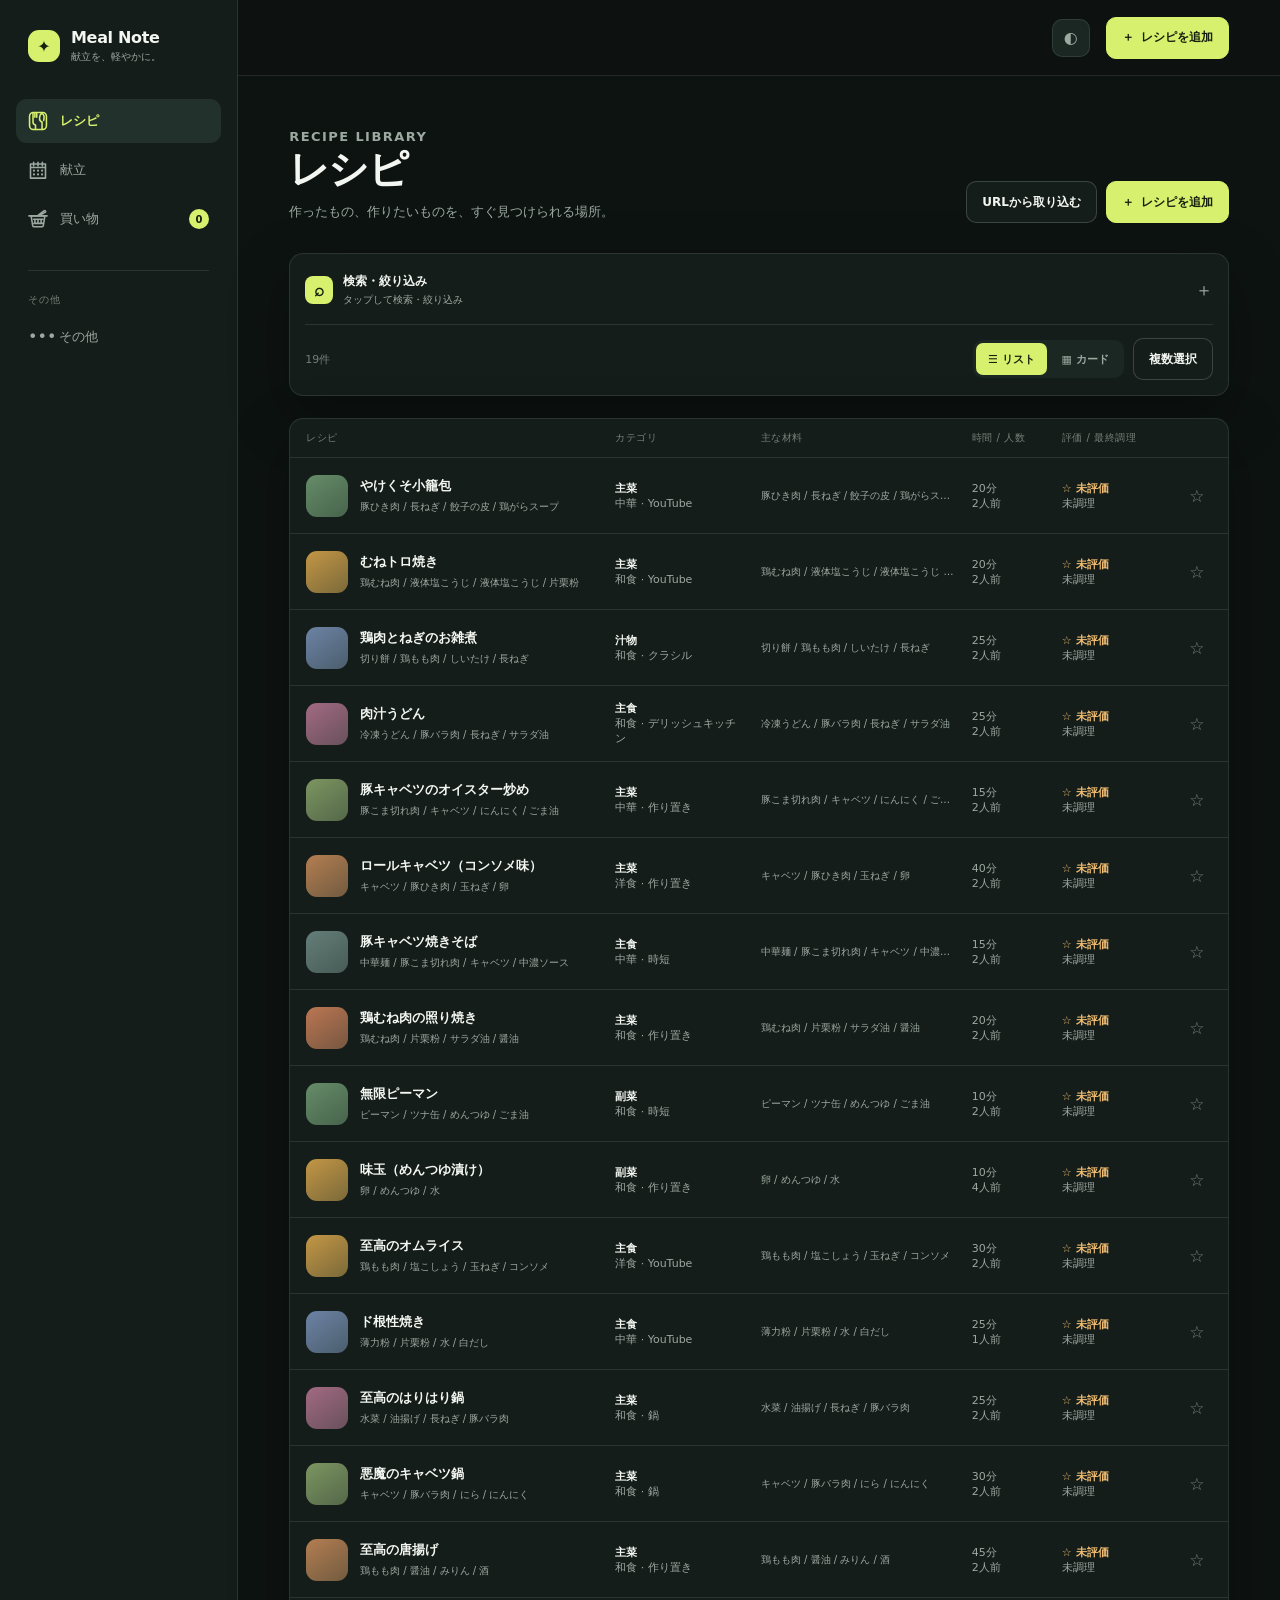
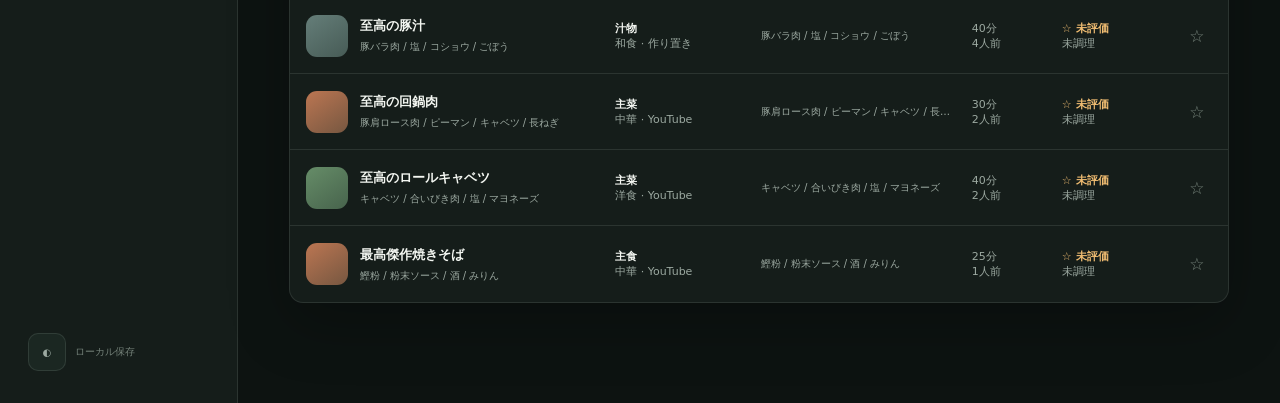
<file: index.html>
<!doctype html>
<html lang="ja">
  <head>
    <meta charset="UTF-8" />
    <meta name="viewport" content="width=device-width, initial-scale=1, viewport-fit=cover" />
    <meta name="theme-color" content="#203b6c" />
    <meta name="description" content="献立・レシピ・買い物・調理をひとつにつなぐ個人用アプリ" />
    <meta name="robots" content="noindex, nofollow" />
    <link rel="manifest" href="manifest.webmanifest" />
    <link rel="icon" href="app-icon-192.png" type="image/png" />
    <link rel="stylesheet" href="styles.css?v=21" />
    <script src="app-config.js"></script>
    <script src="https://accounts.google.com/gsi/client" async defer></script>
    <title>Meal Note</title>
  </head>
  <body>
    <svg class="icon-defs" aria-hidden="true" focusable="false">
      <symbol id="icon-recipe" viewBox="0 0 64 64">
        <rect x="5" y="5" width="54" height="54" rx="12" fill="none" stroke="currentColor" stroke-width="5" />
        <path d="M16 7v29c0 5 3 8 8 9v14M16 7v13M22 7v13M28 7v13" fill="none" stroke="currentColor" stroke-width="5" stroke-linecap="round" stroke-linejoin="round" />
        <path d="M45 8c-5 1-8 9-8 17 0 5 3 9 8 10v24M45 8c7 2 8 14 5 22" fill="none" stroke="currentColor" stroke-width="5" stroke-linecap="round" stroke-linejoin="round" />
      </symbol>
      <symbol id="icon-meal" viewBox="0 0 64 64">
        <path d="M8 13h48v45H8zM8 24h48" fill="none" stroke="currentColor" stroke-width="5" stroke-linejoin="round" />
        <path d="M18 7v12M32 7v12M46 7v12" fill="none" stroke="currentColor" stroke-width="5" stroke-linecap="round" />
        <circle cx="19" cy="34" r="3.5" fill="currentColor" /><circle cx="32" cy="34" r="3.5" fill="currentColor" /><circle cx="45" cy="34" r="3.5" fill="currentColor" />
        <circle cx="19" cy="46" r="3.5" fill="currentColor" /><circle cx="32" cy="46" r="3.5" fill="currentColor" /><circle cx="45" cy="46" r="3.5" fill="currentColor" />
      </symbol>
      <symbol id="icon-shopping" viewBox="0 0 64 64">
        <path d="M10 22h44l-5 31a5 5 0 0 1-5 4H20a5 5 0 0 1-5-4z" fill="none" stroke="currentColor" stroke-width="5" stroke-linejoin="round" />
        <path d="M3 22h58M30 22 51 6c3-2 7 1 5 4L35 22" fill="none" stroke="currentColor" stroke-width="5" stroke-linecap="round" stroke-linejoin="round" />
        <path d="M22 33v10M32 33v10M42 33v10M18 33h30M19 46h28" fill="none" stroke="currentColor" stroke-width="5" stroke-linecap="round" />
      </symbol>
    </svg>
    <div id="app" class="app-shell">
      <aside class="sidebar" aria-label="メインナビゲーション">
        <a class="brand" href="#/recipes" aria-label="Meal Note ホーム">
          <span class="brand-mark" aria-hidden="true">✦</span>
          <span><strong>Meal Note</strong><small>献立を、軽やかに。</small></span>
        </a>
        <nav class="primary-nav">
          <a href="#/recipes" data-nav-route="recipes"><svg class="nav-icon-svg" aria-hidden="true" focusable="false"><use href="#icon-recipe"></use></svg><span>レシピ</span></a>
          <a href="#/meal-plan" data-nav-route="meal-plan"><svg class="nav-icon-svg" aria-hidden="true" focusable="false"><use href="#icon-meal"></use></svg><span>献立</span></a>
          <a href="#/shopping" data-nav-route="shopping"><svg class="nav-icon-svg" aria-hidden="true" focusable="false"><use href="#icon-shopping"></use></svg><span>買い物</span><span class="nav-badge" id="shoppingBadge" hidden></span></a>
        </nav>
        <div class="nav-divider"></div>
        <div class="nav-section-label">その他</div>
        <nav class="secondary-nav">
          <a href="#/more" data-nav-route="more"><span class="nav-icon" aria-hidden="true">•••</span><span>その他</span></a>
        </nav>
        <div class="sidebar-footer">
          <button class="icon-button" type="button" data-action="toggle-theme" aria-label="テーマを切り替え" title="テーマを切り替え">◐</button>
          <span id="storageStatus">ローカル保存</span>
        </div>
      </aside>

      <main class="main-content">
        <header class="topbar">
          <div class="mobile-brand"><span class="brand-mark" aria-hidden="true">✦</span><strong>Meal Note</strong></div>
          <div class="topbar-spacer"></div>
          <button class="icon-button" type="button" data-action="toggle-theme" aria-label="テーマを切り替え" title="テーマを切り替え">◐</button>
          <a class="button button-primary topbar-add" href="#/recipes/new"><span aria-hidden="true">＋</span> レシピを追加</a>
        </header>
        <section id="view" class="view" aria-live="polite"></section>
      </main>

      <nav class="bottom-nav" aria-label="モバイルナビゲーション">
        <a href="#/recipes" data-nav-route="recipes"><svg class="nav-icon-svg" aria-hidden="true" focusable="false"><use href="#icon-recipe"></use></svg><span>レシピ</span></a>
        <a href="#/meal-plan" data-nav-route="meal-plan"><svg class="nav-icon-svg" aria-hidden="true" focusable="false"><use href="#icon-meal"></use></svg><span>献立</span></a>
        <a href="#/shopping" data-nav-route="shopping"><svg class="nav-icon-svg" aria-hidden="true" focusable="false"><use href="#icon-shopping"></use></svg><span>買い物</span><span class="nav-badge" id="shoppingBadgeMobile" hidden></span></a>
        <a href="#/more" data-nav-route="more"><span class="nav-icon" aria-hidden="true">•••</span><span>その他</span></a>
      </nav>
    </div>

    <dialog id="modal" class="modal" aria-labelledby="modalTitle"></dialog>
    <div id="toast" class="toast" role="status" aria-live="polite"></div>
    <script src="app.js?v=26"></script>
  </body>
</html>
</file>
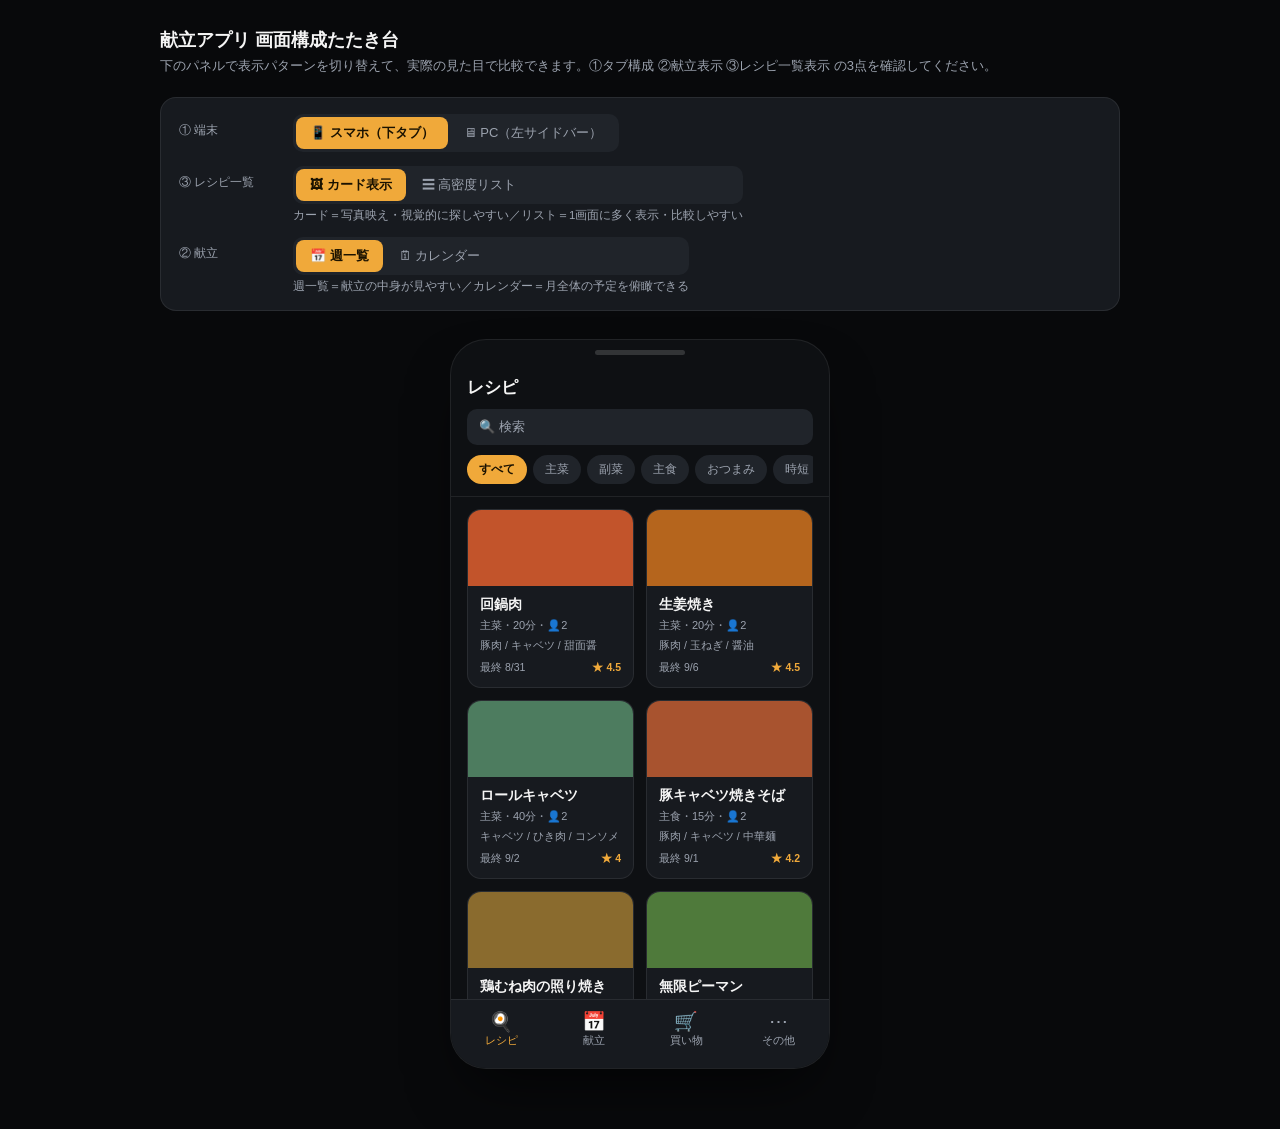
<file: meal_app_mockup.html>
<!DOCTYPE html>
<html lang="ja">
<head>
<meta charset="UTF-8">
<meta name="robots" content="noindex, nofollow">
<title>献立アプリ 画面構成たたき台</title>
<style>
  :root{
    --bg:#0E1013;
    --surface:#171A1F;
    --elevated:#20242A;
    --border:rgba(255,255,255,0.08);
    --text:#F5F5F5;
    --text-secondary:#9CA3AF;
    --accent:#F0A93A;
  }
  *{box-sizing:border-box;}
  body{
    margin:0;
    padding:28px 16px 60px;
    background:#08090b;
    font-family:"Hiragino Kaku Gothic ProN","Hiragino Sans","Noto Sans JP","Yu Gothic",sans-serif;
    color:var(--text);
  }
  .page-header{max-width:960px;margin:0 auto 20px;}
  .page-header h1{font-size:18px;margin:0 0 4px;}
  .page-header p{font-size:13px;color:var(--text-secondary);margin:0;line-height:1.6;}

  .control-panel{
    max-width:960px;margin:0 auto 28px;background:var(--surface);
    border:1px solid var(--border);border-radius:16px;padding:16px 18px;
    display:flex;flex-direction:column;gap:14px;
  }
  .control-row{display:flex;align-items:flex-start;gap:14px;flex-wrap:wrap;}
  .control-label{font-size:12px;color:var(--text-secondary);min-width:100px;padding-top:8px;}
  .control-main{display:flex;flex-direction:column;gap:4px;}
  .seg{display:inline-flex;background:var(--elevated);border-radius:10px;padding:3px;gap:2px;}
  .seg button{
    border:none;background:transparent;color:var(--text-secondary);font-size:13px;
    padding:7px 14px;border-radius:8px;cursor:pointer;font-family:inherit;
  }
  .seg button.active{background:var(--accent);color:#1a1200;font-weight:700;}
  .control-caption{font-size:11.5px;color:var(--text-secondary);}

  .frame-wrap{max-width:960px;margin:0 auto;display:flex;justify-content:center;}
  .app-frame{
    background:var(--bg);border:1px solid var(--border);overflow:hidden;
    box-shadow:0 30px 60px -20px rgba(0,0,0,.7);position:relative;
  }
  .app-frame.device-mobile{width:380px;height:730px;border-radius:36px;display:flex;flex-direction:column;}
  .app-frame.device-desktop{width:900px;height:600px;border-radius:16px;display:flex;flex-direction:row;}

  .notch{display:none;}
  .device-mobile .notch{
    display:block;position:absolute;top:10px;left:50%;transform:translateX(-50%);
    width:90px;height:5px;background:rgba(255,255,255,.15);border-radius:4px;z-index:5;
  }
  .device-mobile .app-content{padding-top:22px;}

  .app-nav{background:var(--surface);flex-shrink:0;}
  .device-mobile .app-nav{
    order:2;display:flex;flex-direction:row;border-top:1px solid var(--border);
    padding:8px 4px 16px;
  }
  .device-mobile .app-nav .nav-item{
    flex:1;display:flex;flex-direction:column;align-items:center;gap:3px;
    font-size:10.5px;color:var(--text-secondary);cursor:pointer;padding:4px 0;
  }
  .device-mobile .app-nav .nav-item .icon{font-size:19px;line-height:1;}
  .device-mobile .app-nav .nav-item.active{color:var(--accent);}
  .device-mobile .logo{display:none;}

  .device-desktop .app-nav{
    order:0;flex-direction:column;width:172px;border-right:1px solid var(--border);
    padding:20px 12px;gap:2px;
  }
  .device-desktop .logo{font-size:14px;font-weight:700;padding:0 10px 20px;}
  .device-desktop .app-nav .nav-item{
    flex-direction:row;justify-content:flex-start;align-items:center;gap:10px;
    font-size:13.5px;padding:10px 10px;border-radius:10px;color:var(--text-secondary);cursor:pointer;
  }
  .device-desktop .app-nav .nav-item.active{background:var(--elevated);color:var(--accent);}
  .device-desktop .app-nav .nav-item .icon{font-size:16px;width:18px;text-align:center;}

  .app-content{flex:1;display:flex;flex-direction:column;min-height:0;order:1;}
  .app-header{padding:14px 16px 10px;border-bottom:1px solid var(--border);flex-shrink:0;}
  .app-header h2{margin:0 0 10px;font-size:17px;font-weight:700;}
  .app-body{flex:1;overflow-y:auto;padding:12px 16px 24px;}

  .search-box{
    display:flex;align-items:center;gap:8px;background:var(--elevated);
    border-radius:10px;padding:9px 12px;font-size:13px;color:var(--text-secondary);margin-bottom:10px;
  }
  .chip-row{display:flex;gap:6px;overflow-x:auto;padding-bottom:2px;}
  .chip{
    flex-shrink:0;font-size:12px;padding:6px 12px;border-radius:999px;
    background:var(--elevated);color:var(--text-secondary);cursor:pointer;white-space:nowrap;
  }
  .chip.active{background:var(--accent);color:#1a1200;font-weight:700;}

  .recipe-grid{display:grid;grid-template-columns:repeat(2,1fr);gap:12px;}
  .device-desktop .recipe-grid{grid-template-columns:repeat(3,1fr);}
  .recipe-card{background:var(--surface);border:1px solid var(--border);border-radius:14px;overflow:hidden;}
  .recipe-card .photo{height:76px;}
  .recipe-card .body{padding:10px 12px 12px;}
  .recipe-card .title{font-size:13.5px;font-weight:700;margin-bottom:4px;}
  .recipe-card .meta{font-size:11px;color:var(--text-secondary);margin-bottom:6px;}
  .recipe-card .tags{
    font-size:10.5px;color:var(--text-secondary);margin-bottom:8px;
    overflow:hidden;text-overflow:ellipsis;white-space:nowrap;
  }
  .recipe-card .foot{display:flex;justify-content:space-between;font-size:10.5px;color:var(--text-secondary);}
  .recipe-card .rating{color:var(--accent);font-weight:700;}

  .recipe-list{display:flex;flex-direction:column;}
  .recipe-row{display:flex;align-items:center;gap:10px;padding:9px 2px;border-bottom:1px solid var(--border);}
  .recipe-row .swatch{width:30px;height:30px;border-radius:8px;flex-shrink:0;}
  .recipe-row .main{flex:1;min-width:0;}
  .recipe-row .r-title{font-size:13px;font-weight:700;display:flex;gap:6px;align-items:baseline;}
  .recipe-row .r-rating{font-size:10.5px;color:var(--accent);font-weight:400;}
  .recipe-row .r-meta{font-size:11px;color:var(--text-secondary);white-space:nowrap;overflow:hidden;text-overflow:ellipsis;}
  .recipe-row .r-servings{font-size:11px;color:var(--text-secondary);flex-shrink:0;}

  .week-nav{display:flex;align-items:center;justify-content:space-between;font-size:13px;color:var(--text-secondary);margin-bottom:8px;}
  .week-nav .arrow{cursor:pointer;font-size:15px;padding:2px 6px;}
  .day-block{padding:10px 0;border-bottom:1px solid var(--border);}
  .day-block.today .day-title{color:var(--accent);}
  .day-title{font-size:12.5px;font-weight:700;color:var(--text-secondary);margin-bottom:6px;}
  .day-title .date{font-weight:400;margin-left:4px;}
  .meal-slot-label{font-size:10.5px;color:var(--text-secondary);margin-bottom:4px;}
  .meal-chips{display:flex;flex-wrap:wrap;gap:6px;}
  .meal-chip{font-size:12px;background:var(--elevated);padding:6px 10px;border-radius:8px;}
  .meal-empty{font-size:12px;color:var(--text-secondary);opacity:.5;}

  .cal-nav{display:flex;align-items:center;justify-content:space-between;font-size:13px;color:var(--text-secondary);margin-bottom:8px;}
  .cal-nav .arrow{cursor:pointer;font-size:15px;padding:2px 6px;}
  .cal-weekdays{display:grid;grid-template-columns:repeat(7,1fr);font-size:10.5px;color:var(--text-secondary);text-align:center;margin-bottom:4px;}
  .cal-grid{display:grid;grid-template-columns:repeat(7,1fr);gap:4px;}
  .cal-cell{aspect-ratio:1/1;background:var(--surface);border:1px solid var(--border);border-radius:8px;padding:4px;font-size:9.5px;display:flex;flex-direction:column;gap:2px;overflow:hidden;}
  .cal-cell.empty{background:transparent;border:none;}
  .cal-cell.today{border:1.5px solid var(--accent);}
  .cal-cell .num{font-size:10px;color:var(--text-secondary);}
  .cal-cell.today .num{color:var(--accent);font-weight:700;}
  .cal-chip{font-size:8px;background:var(--elevated);border-radius:4px;padding:1px 3px;overflow:hidden;text-overflow:ellipsis;white-space:nowrap;}

  .shop-section{margin-bottom:14px;}
  .shop-section h4{font-size:11px;color:var(--text-secondary);letter-spacing:.03em;margin:0 0 6px;}
  .shop-item{display:flex;align-items:center;gap:8px;padding:6px 0;font-size:13px;border-bottom:1px solid var(--border);}
  .shop-item .qty{margin-left:auto;color:var(--text-secondary);font-size:12px;}

  .other-item{display:flex;justify-content:space-between;align-items:center;padding:13px 2px;border-bottom:1px solid var(--border);font-size:13.5px;cursor:pointer;}
  .other-item .chev{color:var(--text-secondary);}
</style>
</head>
<body>

  <div class="page-header">
    <h1>献立アプリ 画面構成たたき台</h1>
    <p>下のパネルで表示パターンを切り替えて、実際の見た目で比較できます。①タブ構成 ②献立表示 ③レシピ一覧表示 の3点を確認してください。</p>
  </div>

  <div class="control-panel">
    <div class="control-row">
      <div class="control-label">① 端末</div>
      <div class="control-main">
        <div class="seg">
          <button data-device="mobile" onclick="setDevice('mobile')">📱 スマホ（下タブ）</button>
          <button data-device="desktop" onclick="setDevice('desktop')">🖥 PC（左サイドバー）</button>
        </div>
      </div>
    </div>
    <div class="control-row">
      <div class="control-label">③ レシピ一覧</div>
      <div class="control-main">
        <div class="seg">
          <button data-recipeview="card" onclick="setRecipeView('card')">🖼 カード表示</button>
          <button data-recipeview="list" onclick="setRecipeView('list')">☰ 高密度リスト</button>
        </div>
        <div class="control-caption">カード＝写真映え・視覚的に探しやすい／リスト＝1画面に多く表示・比較しやすい</div>
      </div>
    </div>
    <div class="control-row">
      <div class="control-label">② 献立</div>
      <div class="control-main">
        <div class="seg">
          <button data-mealview="week" onclick="setMealView('week')">📅 週一覧</button>
          <button data-mealview="calendar" onclick="setMealView('calendar')">🗓 カレンダー</button>
        </div>
        <div class="control-caption">週一覧＝献立の中身が見やすい／カレンダー＝月全体の予定を俯瞰できる</div>
      </div>
    </div>
  </div>

  <div class="frame-wrap">
    <div class="app-frame device-mobile" id="appFrame">
      <div class="notch"></div>
      <nav class="app-nav" id="appNav">
        <div class="logo">献立アプリ</div>
        <div class="nav-item" data-tab="recipes" onclick="setTab('recipes')"><span class="icon">🍳</span><span>レシピ</span></div>
        <div class="nav-item" data-tab="meal" onclick="setTab('meal')"><span class="icon">📅</span><span>献立</span></div>
        <div class="nav-item" data-tab="shopping" onclick="setTab('shopping')"><span class="icon">🛒</span><span>買い物</span></div>
        <div class="nav-item" data-tab="other" onclick="setTab('other')"><span class="icon">⋯</span><span>その他</span></div>
      </nav>
      <div class="app-content">
        <div class="app-header" id="appHeader"></div>
        <div class="app-body" id="appBody"></div>
      </div>
    </div>
  </div>

<script>
const RECIPES = [
  {title:'回鍋肉', category:'主菜', genre:'中華', time:20, servings:2, rating:4.5, lastCooked:'8/31', tags:['豚肉','キャベツ','甜面醤'], color:'#c2542b'},
  {title:'生姜焼き', category:'主菜', genre:'和食', time:20, servings:2, rating:4.5, lastCooked:'9/6', tags:['豚肉','玉ねぎ','醤油'], color:'#b5651d'},
  {title:'ロールキャベツ', category:'主菜', genre:'洋食', time:40, servings:2, rating:4.0, lastCooked:'9/2', tags:['キャベツ','ひき肉','コンソメ'], color:'#4d7c5f'},
  {title:'豚キャベツ焼きそば', category:'主食', genre:'中華', time:15, servings:2, rating:4.2, lastCooked:'9/1', tags:['豚肉','キャベツ','中華麺'], color:'#a8532f'},
  {title:'鶏むね肉の照り焼き', category:'主菜', genre:'和食', time:20, servings:2, rating:4.3, lastCooked:'9/4', tags:['鶏むね肉','醤油','みりん'], color:'#8a6b2e'},
  {title:'無限ピーマン', category:'副菜', genre:'和食', time:10, servings:2, rating:4.0, lastCooked:'8/22', tags:['ピーマン','ツナ'], color:'#4f7a3b'},
  {title:'味玉', category:'副菜', genre:'和食', time:5, servings:4, rating:4.6, lastCooked:'8/15', tags:['卵','めんつゆ'], color:'#c99a2e'},
  {title:'ひじきの煮物', category:'副菜', genre:'和食', time:25, servings:4, rating:4.1, lastCooked:'8/12', tags:['ひじき','にんじん','油揚げ'], color:'#3d3d3d'},
];
const CATEGORIES = ['すべて','主菜','副菜','主食','おつまみ','時短'];

const WEEK = [
  {label:'月', date:'8/31', today:true, dinner:['回鍋肉']},
  {label:'火', date:'9/1', dinner:['豚キャベツ焼きそば']},
  {label:'水', date:'9/2', dinner:['ロールキャベツ','無限ピーマン']},
  {label:'木', date:'9/3', dinner:[]},
  {label:'金', date:'9/4', dinner:['鶏むね肉の照り焼き']},
  {label:'土', date:'9/5', dinner:[]},
  {label:'日', date:'9/6', dinner:['生姜焼き','味噌汁']},
];

const MEAL_DOTS = {10:'ロールキャベツ',12:'ひじきの煮物',15:'味玉',18:'照り焼き',20:'生姜焼き',22:'無限ピーマン',25:'焼きそば',31:'回鍋肉'};
const TODAY_DAY = 31;
function buildCalendar(){
  const leading = 6; // Aug 1, 2026 is Saturday
  const days = 31;
  const cells = [];
  for(let i=0;i<leading;i++) cells.push(null);
  for(let d=1;d<=days;d++) cells.push(d);
  while(cells.length % 7 !== 0) cells.push(null);
  return cells;
}
const CAL_CELLS = buildCalendar();

const state = {device:'mobile', tab:'recipes', recipeView:'card', mealView:'week', category:'すべて'};

function setDevice(d){ state.device = d; render(); }
function setTab(t){ state.tab = t; render(); }
function setRecipeView(v){ state.recipeView = v; state.tab='recipes'; render(); }
function setMealView(v){ state.mealView = v; state.tab='meal'; render(); }
function setCategory(c){ state.category = c; render(); }

function filteredRecipes(){
  if(state.category==='すべて') return RECIPES;
  if(state.category==='時短') return RECIPES.filter(r=>r.time<=15);
  return RECIPES.filter(r=>r.category===state.category);
}

function renderHeader(){
  const h = document.getElementById('appHeader');
  if(state.tab==='recipes'){
    h.innerHTML = `
      <h2>レシピ</h2>
      <div class="search-box">🔍 検索</div>
      <div class="chip-row">${CATEGORIES.map(c=>`<div class="chip ${c===state.category?'active':''}" onclick="setCategory('${c}')">${c}</div>`).join('')}</div>
    `;
  } else if(state.tab==='meal'){
    if(state.mealView==='week'){
      h.innerHTML = `<h2>献立</h2><div class="week-nav"><span class="arrow">＜</span><span>8/31 - 9/6</span><span class="arrow">＞</span></div>`;
    } else {
      h.innerHTML = `
        <h2>献立</h2>
        <div class="cal-nav"><span class="arrow">＜</span><span>2026年8月</span><span class="arrow">＞</span></div>
        <div class="cal-weekdays"><div>日</div><div>月</div><div>火</div><div>水</div><div>木</div><div>金</div><div>土</div></div>
      `;
    }
  } else if(state.tab==='shopping'){
    h.innerHTML = `<h2>買い物</h2>`;
  } else {
    h.innerHTML = `<h2>その他</h2>`;
  }
}

function renderBody(){
  const b = document.getElementById('appBody');
  if(state.tab==='recipes'){
    const list = filteredRecipes();
    if(state.recipeView==='card'){
      b.innerHTML = `<div class="recipe-grid">${list.map(r=>`
        <div class="recipe-card">
          <div class="photo" style="background:${r.color}"></div>
          <div class="body">
            <div class="title">${r.title}</div>
            <div class="meta">${r.category}・${r.time}分・👤${r.servings}</div>
            <div class="tags">${r.tags.join(' / ')}</div>
            <div class="foot"><span>最終 ${r.lastCooked}</span><span class="rating">★ ${r.rating}</span></div>
          </div>
        </div>`).join('')}</div>`;
    } else {
      b.innerHTML = `<div class="recipe-list">${list.map(r=>`
        <div class="recipe-row">
          <div class="swatch" style="background:${r.color}"></div>
          <div class="main">
            <div class="r-title">${r.title}<span class="r-rating">★${r.rating}</span></div>
            <div class="r-meta">${r.category}・${r.genre}・${r.time}分・${r.tags.join('/')}</div>
          </div>
          <div class="r-servings">👤${r.servings}</div>
        </div>`).join('')}</div>`;
    }
  } else if(state.tab==='meal'){
    if(state.mealView==='week'){
      b.innerHTML = WEEK.map(d=>`
        <div class="day-block ${d.today?'today':''}">
          <div class="day-title">${d.label}<span class="date">${d.date}</span></div>
          <div class="meal-slot-label">夜</div>
          ${d.dinner.length ? `<div class="meal-chips">${d.dinner.map(m=>`<div class="meal-chip">${m}</div>`).join('')}</div>` : `<div class="meal-empty">＋ 追加</div>`}
        </div>`).join('');
    } else {
      b.innerHTML = `<div class="cal-grid">${CAL_CELLS.map(d=>{
        if(d===null) return `<div class="cal-cell empty"></div>`;
        const meal = MEAL_DOTS[d];
        const isToday = d===TODAY_DAY;
        return `<div class="cal-cell ${isToday?'today':''}">
          <div class="num">${d}</div>
          ${meal ? `<div class="cal-chip">${meal}</div>` : ''}
        </div>`;
      }).join('')}</div>`;
    }
  } else if(state.tab==='shopping'){
    b.innerHTML = `
      <div class="shop-section"><h4>野菜</h4>
        <div class="shop-item"><input type="checkbox"> 玉ねぎ <span class="qty">3個</span></div>
        <div class="shop-item"><input type="checkbox"> キャベツ <span class="qty">1個</span></div>
        <div class="shop-item"><input type="checkbox" checked> ピーマン <span class="qty">4個</span></div>
      </div>
      <div class="shop-section"><h4>肉・魚</h4>
        <div class="shop-item"><input type="checkbox"> 豚こま肉 <span class="qty">600g</span></div>
        <div class="shop-item"><input type="checkbox"> 鶏むね肉 <span class="qty">400g</span></div>
      </div>
      <div class="shop-section"><h4>調味料</h4>
        <div class="shop-item"><input type="checkbox" checked> 醤油 <span class="qty">120ml</span></div>
        <div class="shop-item"><input type="checkbox"> みりん <span class="qty">60ml</span></div>
      </div>
    `;
  } else {
    b.innerHTML = `
      <div class="other-item">タグ管理 <span class="chev">›</span></div>
      <div class="other-item">常備品 <span class="chev">›</span></div>
      <div class="other-item">食材マスタ <span class="chev">›</span></div>
      <div class="other-item">設定 <span class="chev">›</span></div>
      <div class="other-item">インポート履歴 <span class="chev">›</span></div>
    `;
  }
}

function render(){
  const frame = document.getElementById('appFrame');
  frame.className = 'app-frame device-' + state.device;
  document.querySelectorAll('#appNav .nav-item').forEach(item=>{
    item.classList.toggle('active', item.dataset.tab===state.tab);
  });
  document.querySelectorAll('[data-device]').forEach(btn=>btn.classList.toggle('active', btn.dataset.device===state.device));
  document.querySelectorAll('[data-recipeview]').forEach(btn=>btn.classList.toggle('active', btn.dataset.recipeview===state.recipeView));
  document.querySelectorAll('[data-mealview]').forEach(btn=>btn.classList.toggle('active', btn.dataset.mealview===state.mealView));
  renderHeader();
  renderBody();
}

render();
</script>
</body>
</html>
</file>
<file: styles.css>
:root {
  color-scheme: dark;
  --bg: #0d1311;
  --surface: #151d1a;
  --surface-2: #1b2722;
  --surface-3: #22312b;
  --border: rgba(220, 236, 226, .11);
  --border-strong: rgba(220, 236, 226, .19);
  --text: #f3f6f1;
  --muted: #9ca9a1;
  --muted-2: #738078;
  --accent: #d7f06d;
  --accent-strong: #b8d950;
  --accent-ink: #16200f;
  --warm: #f1bd72;
  --danger: #ff8e82;
  --shadow: 0 20px 60px rgba(0, 0, 0, .25);
  --radius: 14px;
  --sidebar-width: 238px;
  font-family: Inter, ui-sans-serif, system-ui, -apple-system, BlinkMacSystemFont, "Segoe UI", "Hiragino Kaku Gothic ProN", "Yu Gothic", sans-serif;
}

:root[data-theme="light"] {
  color-scheme: light;
  --bg: #f6f8f4;
  --surface: #ffffff;
  --surface-2: #edf2eb;
  --surface-3: #e2eae1;
  --border: rgba(25, 48, 35, .11);
  --border-strong: rgba(25, 48, 35, .2);
  --text: #1b2a22;
  --muted: #6e7c73;
  --muted-2: #8b978f;
  --accent: #6e9425;
  --accent-strong: #58771b;
  --accent-ink: #f7faef;
  --warm: #b46d20;
  --danger: #c44a40;
  --shadow: 0 18px 50px rgba(34, 57, 42, .1);
}

* { box-sizing: border-box; }
.icon-defs { position: absolute; width: 0; height: 0; overflow: hidden; }
html { min-width: 320px; background: var(--bg); }
body { margin: 0; min-width: 320px; min-height: 100vh; background: var(--bg); color: var(--text); }
body, button, input, select, textarea { font: inherit; }
button, a, input, select, textarea { -webkit-tap-highlight-color: transparent; }
a { color: inherit; text-decoration: none; }
button { border: 0; cursor: pointer; }
button:disabled { cursor: not-allowed; opacity: .5; }
:focus-visible { outline: 3px solid color-mix(in srgb, var(--accent) 70%, transparent); outline-offset: 3px; }

.app-shell { min-height: 100vh; display: flex; }
.sidebar { width: var(--sidebar-width); flex: 0 0 var(--sidebar-width); min-height: 100vh; padding: 28px 16px 20px; display: flex; flex-direction: column; border-right: 1px solid var(--border); background: var(--surface); }
.brand { display: flex; gap: 11px; align-items: center; padding: 0 12px 35px; }
.brand-mark { width: 32px; height: 32px; display: grid; place-items: center; border-radius: 11px; color: var(--accent-ink); background: var(--accent); font-size: 16px; font-weight: 900; }
.brand strong { display: block; letter-spacing: -.02em; font-size: 16px; }
.brand small { display: block; margin-top: 3px; color: var(--muted); font-size: 10px; }
.primary-nav, .secondary-nav { display: grid; gap: 5px; }
.primary-nav a, .secondary-nav a { min-height: 44px; padding: 0 12px; display: flex; align-items: center; gap: 12px; border-radius: 11px; color: var(--muted); font-size: 13px; transition: background .16s, color .16s; }
.primary-nav a:hover, .secondary-nav a:hover { background: var(--surface-2); color: var(--text); }
.primary-nav a.active, .secondary-nav a.active { background: var(--surface-3); color: var(--accent); font-weight: 700; }
.nav-icon { width: 19px; flex: 0 0 19px; text-align: center; font-size: 16px; line-height: 1; }
.nav-icon-svg { width: 20px; height: 20px; flex: 0 0 20px; display: block; color: currentColor; }
.nav-badge { min-width: 20px; height: 20px; display: grid; place-items: center; margin-left: auto; padding: 0 5px; border-radius: 999px; color: var(--accent-ink); background: var(--accent); font-size: 10px; font-weight: 800; }
.nav-divider { height: 1px; margin: 29px 12px 22px; background: var(--border); }
.nav-section-label { padding: 0 12px 8px; color: var(--muted-2); font-size: 10px; letter-spacing: .08em; }
.sidebar-footer { margin-top: auto; display: flex; align-items: center; gap: 9px; padding: 12px; color: var(--muted-2); font-size: 10px; }
.icon-button { width: 38px; height: 38px; display: inline-grid; place-items: center; border: 1px solid var(--border); border-radius: 10px; color: var(--muted); background: var(--surface-2); transition: color .16s, border .16s, transform .16s; }
.icon-button:hover { color: var(--accent); border-color: var(--border-strong); transform: translateY(-1px); }

.main-content { min-width: 0; flex: 1; }
.topbar { min-height: 76px; display: flex; align-items: center; gap: 12px; padding: 16px clamp(20px, 4vw, 52px); border-bottom: 1px solid var(--border); background: color-mix(in srgb, var(--bg) 88%, transparent); }
.topbar-spacer { flex: 1; }
.topbar-add { margin-left: 4px; }
.mobile-brand { display: none; align-items: center; gap: 8px; font-size: 14px; }
.mobile-brand .brand-mark { width: 26px; height: 26px; border-radius: 8px; font-size: 13px; }
.view { width: min(1180px, 100%); margin: 0 auto; padding: 40px clamp(20px, 4vw, 52px) 100px; }

.page-heading { display: flex; align-items: flex-end; justify-content: space-between; gap: 20px; margin-bottom: 30px; }
.eyebrow { margin: 0 0 8px; color: var(--accent); font-size: 11px; font-weight: 800; letter-spacing: .11em; text-transform: uppercase; }
.page-heading h1 { margin: 0; font-size: clamp(28px, 4vw, 40px); line-height: 1.08; letter-spacing: -.045em; }
.page-heading p { max-width: 550px; margin: 10px 0 0; color: var(--muted); font-size: 13px; line-height: 1.7; }
.heading-actions { display: flex; flex-wrap: wrap; justify-content: flex-end; gap: 9px; }
.button { min-height: 42px; display: inline-flex; align-items: center; justify-content: center; gap: 7px; padding: 0 15px; border: 1px solid var(--border-strong); border-radius: 10px; color: var(--text); background: var(--surface); font-size: 12px; font-weight: 700; transition: transform .16s, background .16s, border .16s; }
.button:hover { transform: translateY(-1px); border-color: color-mix(in srgb, var(--accent) 50%, var(--border-strong)); }
.button-primary { color: var(--accent-ink); border-color: var(--accent); background: var(--accent); }
.button-primary:hover { border-color: var(--accent-strong); background: var(--accent-strong); }
.button-quiet { color: var(--muted); background: transparent; }
.button-danger { color: var(--danger); border-color: color-mix(in srgb, var(--danger) 30%, var(--border)); background: transparent; }
.button-small { min-height: 34px; padding: 0 11px; border-radius: 8px; font-size: 11px; }
.link { color: var(--accent); text-decoration: underline; text-decoration-color: color-mix(in srgb, var(--accent) 40%, transparent); text-underline-offset: 3px; }

.panel { border: 1px solid var(--border); border-radius: var(--radius); background: var(--surface); box-shadow: var(--shadow); }
.toolbar-panel { margin-bottom: 22px; padding: 15px; }
.filter-disclosure { border: 0; }
.filter-disclosure summary { min-height: 42px; display: flex; align-items: center; gap: 10px; cursor: pointer; list-style: none; color: var(--text); }
.filter-disclosure summary::-webkit-details-marker { display: none; }
.filter-disclosure summary::after { content: '＋'; margin-left: auto; color: var(--muted); font-size: 18px; }
.filter-disclosure[open] summary::after { content: '−'; }
.filter-disclosure summary:hover strong { color: var(--accent); }
.filter-disclosure summary strong { display: block; font-size: 12px; }
.filter-disclosure summary small { display: block; margin-top: 3px; color: var(--muted); font-size: 10px; font-weight: 400; }
.filter-summary-icon { width: 28px; height: 28px; display: grid; place-items: center; border-radius: 8px; color: var(--accent-ink); background: var(--accent); font-size: 17px; font-weight: 800; }
.filter-controls { padding-top: 14px; border-top: 1px solid var(--border); }
.toolbar-actions { display: flex; flex-wrap: wrap; align-items: center; gap: 9px; margin-top: 13px; padding-top: 13px; border-top: 1px solid var(--border); }
.selection-actions { display: inline-flex; flex-wrap: wrap; gap: 8px; }
.toolbar-row { display: flex; flex-wrap: wrap; align-items: center; gap: 9px; }
.toolbar-row + .toolbar-row { margin-top: 12px; }
.search-field { min-width: min(350px, 100%); flex: 1 1 250px; position: relative; }
.search-field span { position: absolute; top: 50%; left: 13px; color: var(--muted); transform: translateY(-50%); pointer-events: none; }
.search-field input { width: 100%; padding-left: 36px; }
input, select, textarea { width: 100%; min-height: 42px; padding: 9px 11px; border: 1px solid var(--border-strong); border-radius: 9px; color: var(--text); outline: 0; background: var(--surface-2); }
input::placeholder, textarea::placeholder { color: var(--muted-2); }
input:focus, select:focus, textarea:focus { border-color: var(--accent); }
select { cursor: pointer; }
textarea { min-height: 110px; resize: vertical; line-height: 1.6; }
.compact-field { width: auto; min-width: 122px; }
.filter-label { display: flex; align-items: center; gap: 7px; color: var(--muted); font-size: 11px; }
.filter-label select, .filter-label input { margin-left: 3px; }
.filter-label input { width: 86px; }
.segmented { display: inline-flex; padding: 3px; gap: 3px; border-radius: 10px; background: var(--surface-2); }
.segmented button { min-height: 32px; padding: 0 12px; border-radius: 7px; color: var(--muted); background: transparent; font-size: 11px; font-weight: 700; }
.segmented button.active { color: var(--accent-ink); background: var(--accent); }
.results-meta { margin-left: auto; color: var(--muted-2); font-size: 11px; }
.check-label { display: inline-flex; align-items: center; gap: 7px; color: var(--muted); font-size: 11px; cursor: pointer; }
input[type="checkbox"] { width: 17px; min-height: 17px; accent-color: var(--accent-strong); }

.recipe-list { overflow: hidden; }
.recipe-list-header, .recipe-row { display: grid; grid-template-columns: minmax(220px, 1.8fr) minmax(120px, .8fr) minmax(170px, 1.2fr) 75px 105px 30px; gap: 15px; align-items: center; }
.recipe-list.selection-list .recipe-list-header, .recipe-list.selection-list .recipe-row { grid-template-columns: 56px minmax(200px, 1.8fr) minmax(120px, .8fr) minmax(170px, 1.2fr) 75px 105px 30px; }
.recipe-list-header { padding: 12px 16px; border-bottom: 1px solid var(--border); color: var(--muted-2); font-size: 10px; letter-spacing: .05em; }
.recipe-row { min-height: 76px; padding: 12px 16px; border-bottom: 1px solid var(--border); transition: background .16s; }
.recipe-row:last-child { border-bottom: 0; }
.recipe-row:hover { background: var(--surface-2); }
.recipe-select-hitarea { width: 100%; min-height: 52px; justify-content: flex-start; padding-left: 2px; }
.recipe-select-hitarea input { flex: 0 0 20px; }
.recipe-main { min-width: 0; display: flex; align-items: center; gap: 12px; }
.recipe-swatch { width: 42px; height: 42px; flex: 0 0 42px; border-radius: 11px; background: linear-gradient(145deg, var(--swatch), color-mix(in srgb, var(--swatch) 55%, var(--surface-3))); }
.recipe-title { display: block; overflow: hidden; font-size: 13px; font-weight: 800; text-overflow: ellipsis; white-space: nowrap; }
.recipe-sub { display: block; margin-top: 5px; overflow: hidden; color: var(--muted); font-size: 10px; text-overflow: ellipsis; white-space: nowrap; }
.recipe-category, .recipe-meta, .recipe-last { color: var(--muted); font-size: 11px; }
.recipe-category strong { display: block; color: var(--text); font-size: 11px; }
.recipe-tags { overflow: hidden; color: var(--muted); font-size: 10px; text-overflow: ellipsis; white-space: nowrap; }
.rating { color: var(--warm); font-size: 11px; font-weight: 800; white-space: nowrap; }
.favorite-button { width: 30px; height: 30px; display: grid; place-items: center; border-radius: 8px; color: var(--muted-2); background: transparent; font-size: 17px; }
.favorite-button:hover, .favorite-button.is-favorite { color: var(--warm); background: color-mix(in srgb, var(--warm) 12%, transparent); }
.empty-state { padding: 62px 25px; text-align: center; color: var(--muted); }
.empty-state strong { display: block; margin-bottom: 8px; color: var(--text); font-size: 15px; }
.empty-state p { margin: 0 auto 18px; max-width: 420px; font-size: 12px; line-height: 1.7; }

.recipe-cards { display: grid; grid-template-columns: repeat(3, minmax(0, 1fr)); gap: 15px; }
.recipe-card { min-width: 0; overflow: hidden; border: 1px solid var(--border); border-radius: var(--radius); background: var(--surface); transition: transform .16s, border .16s; }
.recipe-card:hover { transform: translateY(-2px); border-color: var(--border-strong); }
.recipe-card-visual { height: 112px; position: relative; background: linear-gradient(135deg, var(--swatch), color-mix(in srgb, var(--swatch) 52%, var(--surface-3))); }
.recipe-card-visual::after { content: ""; position: absolute; inset: 0; background: radial-gradient(circle at 80% 30%, rgba(255,255,255,.2), transparent 30%); }
.recipe-card-body { padding: 15px; }
.recipe-card-body h3 { margin: 0; overflow: hidden; font-size: 14px; text-overflow: ellipsis; white-space: nowrap; }
.recipe-card-body p { min-height: 36px; margin: 8px 0 13px; color: var(--muted); font-size: 11px; line-height: 1.65; }
.recipe-card-meta { display: flex; align-items: center; justify-content: space-between; gap: 10px; color: var(--muted); font-size: 10px; }
.card-favorite { position: absolute; z-index: 1; top: 10px; right: 10px; }

.detail-layout { display: grid; grid-template-columns: minmax(0, 1.55fr) minmax(265px, .8fr); gap: 24px; }
.detail-hero { padding: 26px; }
.detail-hero-layout { display: grid; grid-template-columns: minmax(190px, .72fr) minmax(0, 1.28fr); align-items: stretch; gap: 24px; }
.detail-hero-copy { min-width: 0; display: flex; flex-direction: column; justify-content: center; }
.recipe-detail-media { min-height: 260px; overflow: hidden; border-radius: 16px; background: linear-gradient(135deg, var(--swatch), color-mix(in srgb, var(--swatch) 48%, var(--surface-3))); }
.recipe-detail-media img { display: block; width: 100%; height: 100%; min-height: 260px; object-fit: cover; }
.recipe-detail-media-empty { display: grid; place-content: center; justify-items: center; gap: 8px; color: var(--text); background: linear-gradient(145deg, color-mix(in srgb, var(--swatch) 68%, var(--surface-3)), var(--surface-3)); }
.recipe-detail-media-empty span { font-size: 52px; filter: saturate(.7); }
.recipe-detail-media-empty small { color: var(--muted); font-size: 10px; }
.detail-hero h1 { margin: 0; font-size: clamp(27px, 4vw, 44px); line-height: 1.12; letter-spacing: -.045em; }
.detail-description { max-width: 720px; margin: 14px 0 0; color: var(--muted); font-size: 13px; line-height: 1.8; }
.detail-actions { display: flex; flex-wrap: wrap; gap: 9px; margin-top: 22px; }
.detail-stats { display: flex; flex-wrap: wrap; gap: 22px; margin-top: 24px; padding-top: 20px; border-top: 1px solid var(--border); }
.detail-stat small { display: block; color: var(--muted-2); font-size: 10px; }
.detail-stat strong { display: block; margin-top: 4px; font-size: 16px; }
.detail-section { padding: 23px; }
.detail-section + .detail-section { margin-top: 16px; }
.section-heading { display: flex; align-items: center; justify-content: space-between; gap: 12px; margin-bottom: 16px; }
.section-heading h2, .section-heading h3 { margin: 0; font-size: 15px; letter-spacing: -.02em; }
.section-heading p { margin: 3px 0 0; color: var(--muted); font-size: 11px; }
.servings-control { display: inline-flex; align-items: center; gap: 5px; padding: 4px; border: 1px solid var(--border); border-radius: 10px; background: var(--surface-2); }
.servings-control button { width: 28px; height: 28px; border-radius: 7px; color: var(--text); background: transparent; font-size: 17px; }
.servings-control button:hover { background: var(--surface-3); }
.servings-control output { min-width: 54px; text-align: center; font-size: 11px; font-weight: 800; }
.ingredient-list, .step-list, .history-list { display: grid; gap: 0; margin: 0; padding: 0; list-style: none; }
.ingredient-item { display: flex; align-items: baseline; gap: 12px; padding: 12px 0; border-bottom: 1px solid var(--border); font-size: 13px; }
.ingredient-item:last-child { border-bottom: 0; }
.ingredient-quantity { width: 90px; flex: 0 0 90px; color: var(--accent); font-size: 12px; font-weight: 800; text-align: right; }
.ingredient-name { min-width: 0; }
.ingredient-note { margin-left: 4px; color: var(--muted); font-size: 11px; }
.optional-badge, .pill { display: inline-flex; align-items: center; min-height: 21px; padding: 0 7px; border-radius: 999px; color: var(--muted); background: var(--surface-2); font-size: 10px; }
.step-item { display: grid; grid-template-columns: 33px minmax(0, 1fr); gap: 12px; padding: 14px 0; border-bottom: 1px solid var(--border); }
.step-item:last-child { border-bottom: 0; }
.step-number { width: 28px; height: 28px; display: grid; place-items: center; border-radius: 9px; color: var(--accent-ink); background: var(--accent); font-size: 12px; font-weight: 900; }
.step-instruction { padding-top: 4px; color: var(--text); font-size: 13px; line-height: 1.75; white-space: pre-wrap; }
.side-stack { display: grid; align-content: start; gap: 16px; }
.side-stack .panel { padding: 20px; }
.tag-list { display: flex; flex-wrap: wrap; gap: 6px; }
.history-stat-grid { display: grid; grid-template-columns: repeat(3, 1fr); gap: 7px; }
.history-stat { padding: 11px 8px; border-radius: 9px; text-align: center; background: var(--surface-2); }
.history-stat strong { display: block; font-size: 16px; }
.history-stat small { color: var(--muted); font-size: 9px; }
.history-row { display: flex; align-items: flex-start; justify-content: space-between; gap: 12px; padding: 12px 0; border-bottom: 1px solid var(--border); }
.history-row:last-child { border-bottom: 0; }
.history-row small { display: block; color: var(--muted); font-size: 10px; }
.history-row p { margin: 5px 0 0; color: var(--muted); font-size: 11px; line-height: 1.6; }

.week-toolbar { display: flex; align-items: center; justify-content: space-between; gap: 12px; margin-bottom: 20px; }
.week-label { font-size: 14px; font-weight: 800; }
.week-controls { display: flex; align-items: center; gap: 7px; }
.week-grid { display: grid; gap: 11px; }
.day-card { padding: 16px; border: 1px solid var(--border); border-radius: var(--radius); background: var(--surface); }
.day-card.today { border-color: color-mix(in srgb, var(--accent) 55%, var(--border)); box-shadow: inset 3px 0 0 var(--accent); }
.day-heading { display: flex; align-items: baseline; justify-content: space-between; gap: 10px; padding-bottom: 11px; border-bottom: 1px solid var(--border); }
.day-heading strong { font-size: 13px; }
.day-heading time { color: var(--muted); font-size: 11px; }
.meal-slot { display: grid; grid-template-columns: 50px minmax(0, 1fr); gap: 12px; padding: 12px 0 0; }
.meal-slot-label { padding-top: 7px; color: var(--muted-2); font-size: 10px; }
.meal-slot-content { min-height: 32px; display: flex; flex-wrap: wrap; align-items: center; gap: 7px; }
.meal-chip { display: inline-flex; align-items: center; gap: 8px; min-height: 32px; padding: 0 9px; border: 1px solid var(--border); border-radius: 8px; background: var(--surface-2); font-size: 11px; }
.meal-chip a { font-weight: 700; }
.meal-chip small { color: var(--muted); font-size: 10px; }
.add-slot { min-height: 30px; padding: 0 8px; border-radius: 7px; color: var(--muted-2); background: transparent; font-size: 11px; }
.add-slot:hover { color: var(--accent); background: var(--surface-2); }

.shopping-header { display: flex; flex-wrap: wrap; align-items: center; justify-content: space-between; gap: 15px; margin-bottom: 20px; }
.shopping-summary { color: var(--muted); font-size: 12px; }
.shopping-recipe-selection { margin: -5px 0 16px; padding: 0 14px; border: 1px solid var(--border); border-radius: 12px; background: var(--surface); }
.shopping-recipe-selection summary { min-height: 48px; display: flex; align-items: center; justify-content: space-between; gap: 12px; cursor: pointer; list-style: none; }
.shopping-recipe-selection summary::-webkit-details-marker { display: none; }
.shopping-recipe-selection summary::after { content: '＋'; color: var(--muted); font-size: 17px; }
.shopping-recipe-selection[open] summary::after { content: '−'; }
.shopping-recipe-selection summary strong, .shopping-recipe-selection summary small { display: block; }
.shopping-recipe-selection summary strong { font-size: 12px; }
.shopping-recipe-selection summary small { margin-top: 3px; color: var(--muted); font-size: 10px; font-weight: 400; }
.shopping-recipe-chips { display: flex; flex-wrap: wrap; gap: 8px; padding: 0 0 13px; }
.shopping-recipe-chip { min-height: 34px; display: inline-flex; align-items: center; gap: 8px; padding: 0 8px 0 11px; border-radius: 999px; color: var(--text); background: var(--surface-2); font-size: 11px; }
.shopping-recipe-chip a { overflow: hidden; max-width: 270px; text-overflow: ellipsis; white-space: nowrap; }
.shopping-recipe-chip a:hover { color: var(--accent); }
.shopping-recipe-chip .text-button { width: 25px; height: 25px; padding: 0; border-radius: 50%; font-size: 17px; line-height: 1; }
.shopping-groups { display: grid; gap: 16px; }
.shopping-group { padding: 19px; }
.shopping-group h3 { display: flex; align-items: center; justify-content: space-between; margin: 0 0 8px; color: var(--muted); font-size: 11px; letter-spacing: .04em; }
.shopping-group h3 span { color: var(--muted-2); font-size: 10px; font-weight: 400; }
.shopping-item { display: grid; grid-template-columns: 26px minmax(0, 1fr) auto auto; align-items: center; gap: 8px; min-height: 47px; border-bottom: 1px solid var(--border); }
.shopping-item:last-child { border-bottom: 0; }
.shopping-item.checked .shopping-name { color: var(--muted-2); text-decoration: line-through; }
.shopping-name { min-width: 0; font-size: 13px; }
.shopping-source { display: block; margin-top: 3px; color: var(--muted-2); font-size: 10px; }
.shopping-qty { color: var(--muted); font-size: 12px; white-space: nowrap; }
.shopping-actions { display: flex; gap: 3px; }
.text-button { min-height: 28px; padding: 0 6px; border-radius: 6px; color: var(--muted); background: transparent; font-size: 10px; }
.text-button:hover { color: var(--accent); background: var(--surface-2); }
.text-button.danger:hover { color: var(--danger); }

.more-grid { display: grid; grid-template-columns: repeat(2, minmax(0, 1fr)); gap: 13px; }
.more-card { min-height: 130px; padding: 21px; border: 1px solid var(--border); border-radius: var(--radius); background: var(--surface); transition: transform .16s, border .16s; }
.more-card:hover { transform: translateY(-2px); border-color: var(--border-strong); }
.more-card-icon { color: var(--accent); font-size: 18px; }
.more-card h2 { margin: 17px 0 6px; font-size: 14px; }
.more-card p { margin: 0; color: var(--muted); font-size: 11px; line-height: 1.6; }
.management-list { display: grid; gap: 8px; }
.management-row { display: flex; align-items: center; justify-content: space-between; gap: 13px; min-height: 52px; padding: 0 13px; border: 1px solid var(--border); border-radius: 10px; background: var(--surface); }
.management-row small { display: block; margin-top: 3px; color: var(--muted); font-size: 10px; }
.management-row .row-actions { display: flex; align-items: center; gap: 7px; }
.inline-form { display: flex; gap: 8px; margin-bottom: 17px; }

.form-layout { display: grid; gap: 16px; }
.form-panel { padding: 22px; }
.form-grid { display: grid; grid-template-columns: repeat(2, minmax(0, 1fr)); gap: 14px; }
.field { display: grid; gap: 7px; }
.field.full { grid-column: 1 / -1; }
.field label, .field legend { color: var(--muted); font-size: 11px; font-weight: 700; }
.field legend { padding: 0; }
.field-note { color: var(--muted-2); font-size: 10px; line-height: 1.5; }
.data-actions { display: flex; flex-wrap: wrap; gap: 9px; margin-top: 16px; }
.data-status-grid { display: grid; grid-template-columns: repeat(3, minmax(0, 1fr)); gap: 9px; margin-top: 16px; }
.data-status-grid > div { display: grid; gap: 5px; min-width: 0; padding: 12px; border: 1px solid var(--border); border-radius: 10px; background: var(--surface-2); }
.data-status-grid small { color: var(--muted); font-size: 10px; }
.data-status-grid strong { overflow: hidden; color: var(--text); font-size: 12px; text-overflow: ellipsis; white-space: nowrap; }
.data-preview { display: grid; gap: 8px; margin-top: 16px; padding: 13px; border: 1px solid var(--accent); border-radius: 10px; background: color-mix(in srgb, var(--accent) 8%, var(--surface)); }
.data-preview span { color: var(--muted); font-size: 11px; }
.data-preview .form-actions { justify-content: flex-start; }
.url-fallback { display: grid; gap: 17px; margin-top: 18px; padding-top: 18px; border-top: 1px solid var(--border); }
.url-fallback h2 { margin: 0; font-size: 15px; }
.url-fallback p { max-width: 650px; margin: 7px 0 0; color: var(--muted); font-size: 11px; line-height: 1.7; }
.url-fallback > div { display: flex; align-items: center; gap: 13px; }
.import-fallback-image { width: 64px; height: 64px; flex: 0 0 64px; object-fit: cover; border-radius: 12px; background: var(--surface-2); }
.import-gemini-action { display: flex; align-items: center; flex-wrap: wrap; gap: 9px 12px; }
.import-advanced { border: 1px solid var(--border); border-radius: 10px; padding: 0 12px; }
.import-advanced summary { padding: 12px 0; color: var(--muted); cursor: pointer; font-size: 11px; }
.import-advanced .field { padding: 0 0 12px; }
.data-error { margin-top: 14px; }
.advanced-sync { overflow: hidden; }
.advanced-sync summary { display: flex; align-items: center; justify-content: space-between; gap: 14px; padding: 18px 20px; cursor: pointer; list-style: none; }
.advanced-sync summary::-webkit-details-marker { display: none; }
.advanced-sync summary > span:first-child { display: grid; gap: 4px; }
.advanced-sync summary strong { font-size: 14px; }
.advanced-sync summary small { color: var(--muted); font-size: 10px; }
.advanced-sync summary::after { content: '＋'; color: var(--muted); font-size: 18px; }
.advanced-sync[open] summary::after { content: '−'; }
.advanced-sync summary:hover strong { color: var(--accent); }
.advanced-sync-body { padding: 0 20px 20px; border-top: 1px solid var(--border); }
.advanced-sync-body .section-heading { margin-top: 18px; }
fieldset { min-width: 0; margin: 0; padding: 0; border: 0; }
.repeatable { display: grid; gap: 9px; }
.repeat-row { display: grid; grid-template-columns: minmax(150px, 1.5fr) 90px 110px minmax(120px, 1fr) auto 25px; gap: 7px; align-items: center; }
.repeat-row .check-label { white-space: nowrap; }
.repeat-row.step-row { grid-template-columns: 33px minmax(0, 1fr) 25px; }
.repeat-number { color: var(--muted-2); font-size: 11px; text-align: center; }
.remove-button { width: 25px; height: 28px; display: grid; place-items: center; border-radius: 7px; color: var(--muted); background: transparent; font-size: 15px; }
.remove-button:hover { color: var(--danger); background: color-mix(in srgb, var(--danger) 10%, transparent); }
.form-actions { display: flex; flex-wrap: wrap; justify-content: flex-end; gap: 9px; padding-top: 3px; }
.form-heading { display: flex; align-items: flex-start; justify-content: space-between; gap: 15px; margin-bottom: 21px; }
.form-heading h1 { margin: 0; font-size: 25px; letter-spacing: -.04em; }

.modal { width: min(580px, calc(100% - 24px)); max-height: min(720px, calc(100vh - 24px)); padding: 0; border: 1px solid var(--border-strong); border-radius: 17px; color: var(--text); background: var(--surface); box-shadow: 0 30px 90px rgba(0,0,0,.45); }
.modal::backdrop { background: rgba(4, 9, 7, .68); backdrop-filter: blur(5px); }
.modal-inner { padding: 23px; }
.modal-header { display: flex; align-items: flex-start; justify-content: space-between; gap: 15px; margin-bottom: 20px; }
.modal-header h2 { margin: 0; font-size: 18px; letter-spacing: -.03em; }
.modal-header p { margin: 6px 0 0; color: var(--muted); font-size: 11px; line-height: 1.6; }
.modal-close { width: 30px; height: 30px; display: grid; place-items: center; border-radius: 8px; color: var(--muted); background: var(--surface-2); }
.modal-close:hover { color: var(--text); }
.modal .form-actions { margin-top: 19px; }

.import-review { display: grid; grid-template-columns: minmax(0, 1fr) 220px; gap: 16px; }
.notice { padding: 12px 14px; border-left: 3px solid var(--warm); border-radius: 8px; color: var(--muted); background: color-mix(in srgb, var(--warm) 9%, var(--surface)); font-size: 11px; line-height: 1.65; }
.notice.error { border-color: var(--danger); background: color-mix(in srgb, var(--danger) 8%, var(--surface)); }

.cook-shell { max-width: 900px; margin: -10px auto 0; }
.cook-topbar { display: flex; align-items: center; justify-content: space-between; gap: 14px; margin-bottom: 27px; }
.cook-topbar a { color: var(--muted); font-size: 12px; }
.cook-topbar a:hover { color: var(--accent); }
.cook-hero { margin-bottom: 26px; }
.cook-hero .eyebrow { margin-bottom: 12px; }
.cook-hero h1 { max-width: 750px; margin: 0; font-size: clamp(31px, 6vw, 60px); line-height: 1.03; letter-spacing: -.06em; }
.cook-hero p { margin: 15px 0 0; color: var(--muted); font-size: 13px; }
.cook-grid { display: grid; grid-template-columns: minmax(0, .9fr) minmax(0, 1.25fr); gap: 16px; }
.cook-panel { padding: 21px; }
.cook-panel h2 { margin: 0 0 16px; font-size: 14px; }
.cook-ingredient { display: flex; align-items: center; gap: 11px; min-height: 45px; padding: 7px 0; border-bottom: 1px solid var(--border); color: var(--text); background: transparent; text-align: left; }
.cook-ingredient:last-child { border-bottom: 0; }
.cook-check { width: 23px; height: 23px; display: grid; place-items: center; border: 1px solid var(--border-strong); border-radius: 7px; color: transparent; flex: 0 0 23px; }
.cook-ingredient.checked { color: var(--muted-2); text-decoration: line-through; }
.cook-ingredient.checked .cook-check { color: var(--accent-ink); border-color: var(--accent); background: var(--accent); }
.cook-ingredient-qty { margin-left: auto; color: var(--accent); font-size: 11px; white-space: nowrap; }
.cook-step { display: grid; grid-template-columns: 36px minmax(0, 1fr); gap: 13px; padding: 12px; border: 1px solid var(--border); border-radius: 11px; background: var(--surface-2); }
.cook-step + .cook-step { margin-top: 9px; }
.cook-step.current { border-color: var(--accent); box-shadow: 0 0 0 2px color-mix(in srgb, var(--accent) 13%, transparent); }
.cook-step.done { opacity: .55; }
.cook-step-index { width: 30px; height: 30px; display: grid; place-items: center; border-radius: 9px; color: var(--accent-ink); background: var(--accent); font-size: 12px; font-weight: 900; }
.cook-step.done .cook-step-index { color: var(--text); background: var(--surface-3); }
.cook-step-text { padding-top: 4px; font-size: 13px; line-height: 1.7; white-space: pre-wrap; }
.cook-controls { display: flex; align-items: center; justify-content: space-between; gap: 8px; margin-top: 14px; }
.cook-progress { color: var(--muted); font-size: 11px; }
.cook-complete { margin-top: 16px; }
.cook-complete h2 { margin-bottom: 10px; }

.toast { position: fixed; z-index: 20; right: 22px; bottom: 22px; max-width: min(380px, calc(100vw - 44px)); padding: 12px 15px; border: 1px solid var(--border-strong); border-radius: 10px; color: var(--text); background: var(--surface-3); box-shadow: var(--shadow); font-size: 12px; opacity: 0; pointer-events: none; transform: translateY(10px); transition: opacity .2s, transform .2s; }
.toast.show { opacity: 1; transform: translateY(0); }

.bottom-nav { display: none; }
.sr-only { position: absolute; width: 1px; height: 1px; padding: 0; margin: -1px; overflow: hidden; clip: rect(0,0,0,0); white-space: nowrap; border: 0; }

@media (max-width: 960px) {
  .recipe-list-header, .recipe-row { grid-template-columns: minmax(210px, 1.7fr) minmax(110px, .8fr) minmax(135px, 1fr) 75px 30px; }
  .recipe-list.selection-list .recipe-list-header, .recipe-list.selection-list .recipe-row { grid-template-columns: 56px minmax(200px, 1.7fr) minmax(110px, .8fr) minmax(135px, 1fr) 75px 30px; }
  .recipe-list-header > :nth-child(5), .recipe-row > :nth-child(5) { display: none; }
  .recipe-cards { grid-template-columns: repeat(2, minmax(0, 1fr)); }
  .detail-layout { grid-template-columns: 1fr; }
  .side-stack { grid-template-columns: repeat(2, minmax(0, 1fr)); }
}

@media (max-width: 720px) {
  .app-shell { display: block; }
  .sidebar { display: none; }
  .main-content { min-height: 100vh; padding-bottom: 75px; }
  .topbar { min-height: 64px; padding: 12px 16px; position: sticky; top: 0; z-index: 5; background: color-mix(in srgb, var(--bg) 94%, transparent); backdrop-filter: blur(14px); }
  .mobile-brand { display: flex; }
  .topbar > .icon-button { width: 34px; height: 34px; }
  .topbar-add { min-height: 34px; padding: 0 10px; font-size: 11px; }
  .view { padding: 26px 16px 35px; }
  .page-heading { display: block; margin-bottom: 21px; }
  .page-heading h1 { font-size: 31px; }
  .heading-actions { justify-content: flex-start; margin-top: 17px; }
  .toolbar-panel { padding: 11px; }
  .toolbar-row { gap: 7px; }
  .toolbar-row + .toolbar-row { margin-top: 9px; }
  .search-field { flex-basis: 100%; }
  .filter-label { flex: 1 1 100px; }
  .filter-label select, .filter-label input { min-width: 0; flex: 1; }
  .results-meta { width: 100%; margin-left: 0; }
  .filter-controls .toolbar-row { align-items: stretch; }
  .toolbar-actions { gap: 7px; }
  .recipe-list-header { display: none; }
  .recipe-list { background: transparent; border: 0; box-shadow: none; }
  .recipe-row { grid-template-columns: 1fr 30px; gap: 7px; min-height: 69px; padding: 10px 4px; border-bottom: 1px solid var(--border); }
  .recipe-list.selection-list .recipe-row { grid-template-columns: 52px 1fr 30px; }
  .recipe-row > :nth-child(2), .recipe-row > :nth-child(3), .recipe-row > :nth-child(4), .recipe-row > :nth-child(5) { display: none; }
  .recipe-list.selection-list .recipe-row > :nth-child(2) { display: flex; }
  .recipe-list.selection-list .recipe-row > :nth-child(6) { display: none; }
  .recipe-row .recipe-main { gap: 10px; }
  .recipe-swatch { width: 37px; height: 37px; flex-basis: 37px; }
  .recipe-title { font-size: 12px; }
  .recipe-sub { font-size: 10px; }
  .recipe-cards { grid-template-columns: repeat(2, minmax(0, 1fr)); gap: 10px; }
  .recipe-card-visual { height: 84px; }
  .recipe-card-body { padding: 11px; }
  .recipe-card-body h3 { font-size: 12px; }
  .recipe-card-body p { min-height: 32px; margin: 6px 0 9px; font-size: 10px; }
  .recipe-card-meta { font-size: 9px; }
  .detail-hero, .detail-section, .side-stack .panel { padding: 17px; }
  .detail-hero-layout { grid-template-columns: 1fr; gap: 16px; }
  .recipe-detail-media, .recipe-detail-media img { min-height: 190px; max-height: 270px; }
  .detail-hero h1 { font-size: 30px; }
  .detail-stats { gap: 16px; }
  .detail-stat strong { font-size: 14px; }
  .section-heading { align-items: flex-start; }
  .section-heading .servings-control { flex: 0 0 auto; }
  .side-stack { grid-template-columns: 1fr; }
  .week-toolbar { align-items: flex-start; flex-direction: column; }
  .week-controls { width: 100%; justify-content: space-between; }
  .day-card { padding: 13px; }
  .meal-slot { grid-template-columns: 37px minmax(0, 1fr); gap: 8px; }
  .shopping-item { grid-template-columns: 25px minmax(0, 1fr) auto; }
  .shopping-actions { grid-column: 2 / -1; justify-content: flex-end; margin-top: -4px; margin-bottom: 5px; }
  .shopping-qty { font-size: 11px; }
  .more-grid { grid-template-columns: 1fr 1fr; gap: 9px; }
  .more-card { min-height: 116px; padding: 14px; }
  .more-card h2 { margin-top: 13px; font-size: 12px; }
  .more-card p { font-size: 10px; }
  .form-panel { padding: 16px; }
  .form-grid { grid-template-columns: 1fr; }
  .data-status-grid { grid-template-columns: 1fr; }
  .data-actions .button { flex: 1 1 140px; }
  .field.full { grid-column: auto; }
  .repeat-row { grid-template-columns: minmax(0, 1fr) 74px 88px 25px; }
  .repeat-row input:nth-child(4) { grid-column: 1 / 4; }
  .repeat-row .check-label { grid-column: 1 / 3; grid-row: 2; }
  .repeat-row .remove-button { grid-column: 4; grid-row: 1 / 3; }
  .repeat-row.step-row { grid-template-columns: 25px minmax(0, 1fr) 25px; }
  .import-review { grid-template-columns: 1fr; }
  .modal { width: calc(100% - 18px); }
  .cook-grid { grid-template-columns: 1fr; }
  .cook-topbar { margin-bottom: 19px; }
  .cook-shell { margin: 0 auto; }
  .cook-hero h1 { font-size: 38px; }
  .bottom-nav { position: fixed; z-index: 10; right: 0; bottom: 0; left: 0; height: 70px; display: grid; grid-template-columns: repeat(4, 1fr); padding: 7px max(6px, env(safe-area-inset-left)) max(7px, env(safe-area-inset-bottom)); border-top: 1px solid var(--border); background: color-mix(in srgb, var(--surface) 92%, transparent); backdrop-filter: blur(17px); }
  .bottom-nav a { min-width: 0; display: flex; position: relative; flex-direction: column; align-items: center; justify-content: center; gap: 5px; border-radius: 9px; color: var(--muted); font-size: 10px; }
  .bottom-nav a.active { color: var(--accent); font-weight: 800; }
  .bottom-nav .nav-icon { font-size: 17px; }
  .bottom-nav .nav-badge { position: absolute; top: 7px; left: calc(50% + 8px); min-width: 16px; height: 16px; padding: 0 4px; font-size: 9px; }
}

@media (max-width: 420px) {
  .topbar-add { width: 36px; min-width: 36px; max-width: 36px; overflow: hidden; padding: 0; font-size: 0; white-space: nowrap; }
  .topbar-add span { margin: 0; font-size: 17px; }
  .recipe-cards { grid-template-columns: 1fr 1fr; }
  .recipe-card-body p { min-height: 48px; }
  .ingredient-quantity { width: 73px; flex-basis: 73px; }
  .form-actions .button { flex: 1; }
}

body.cooking-active .topbar, body.cooking-active .sidebar, body.cooking-active .bottom-nav { display: none; }
body.cooking-active .main-content { min-height: 100vh; }
body.cooking-active .view { max-width: 1100px; padding-top: 34px; }
</file>
